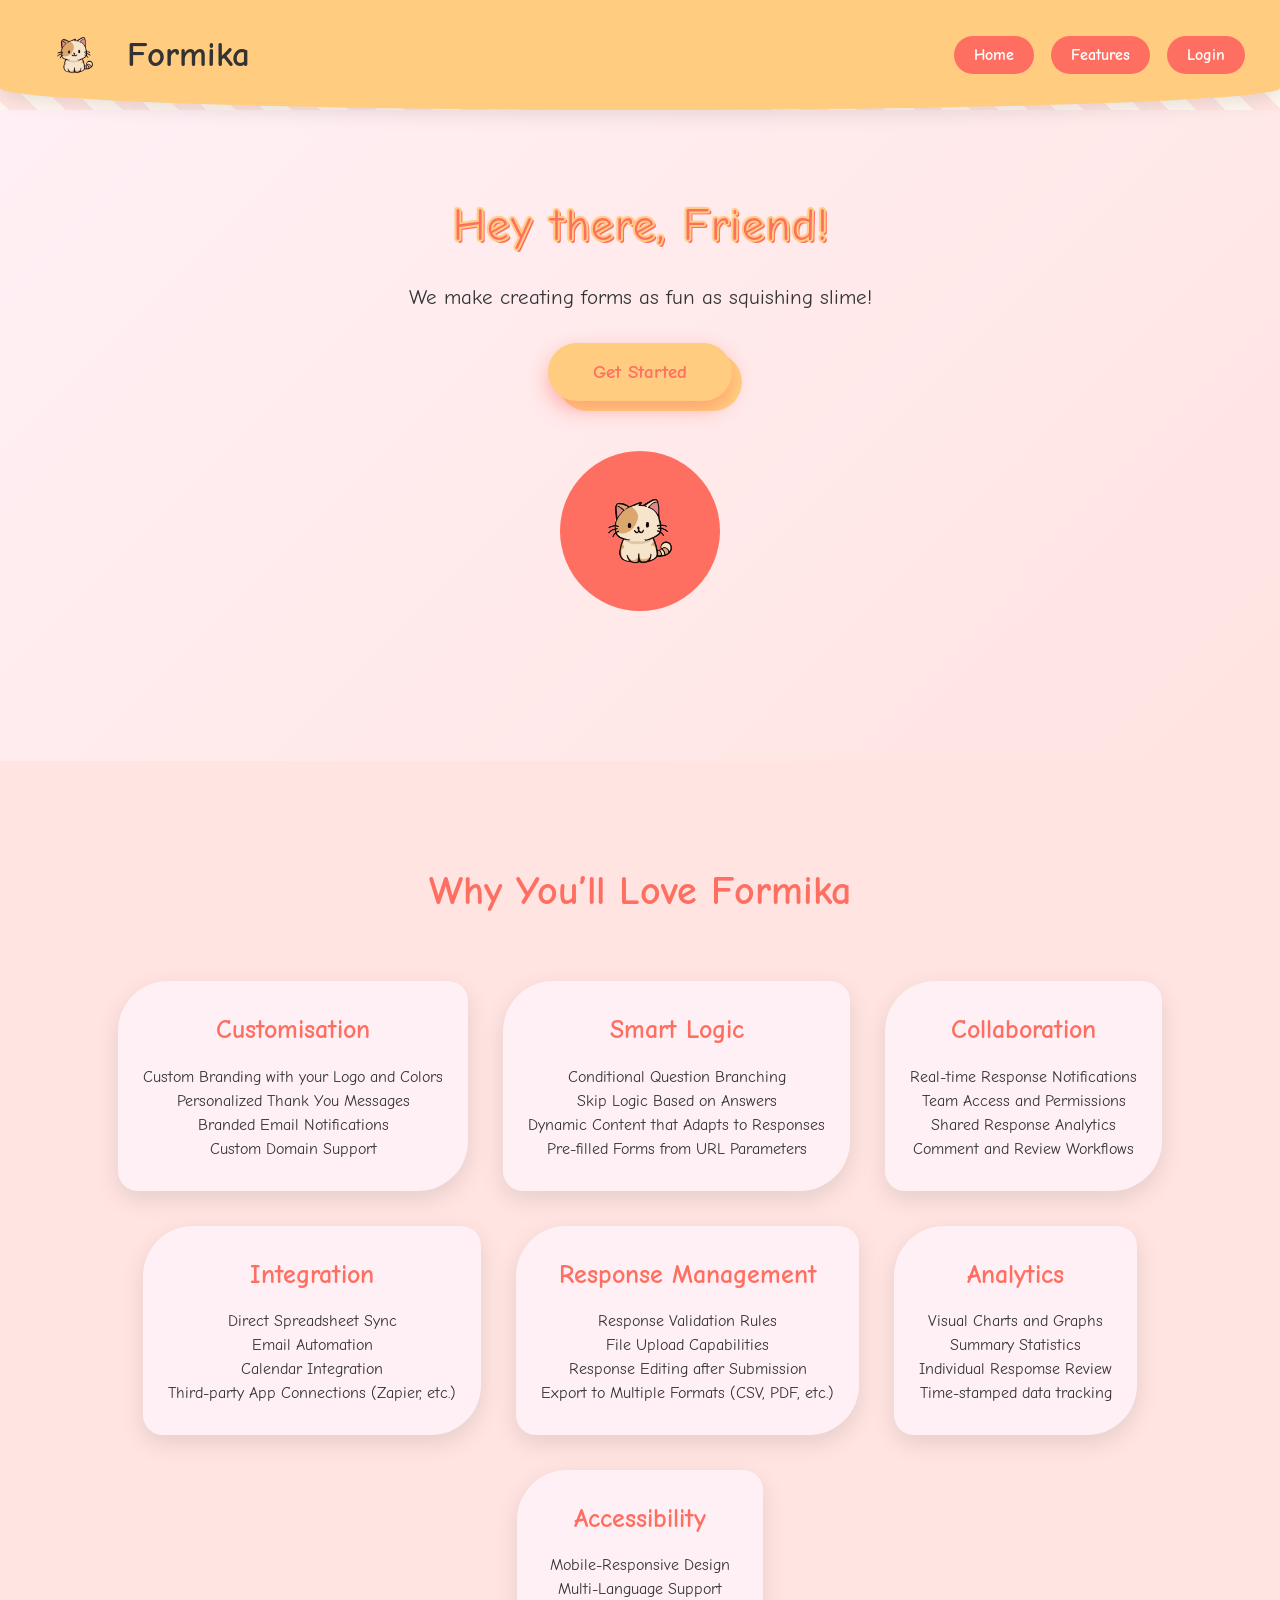
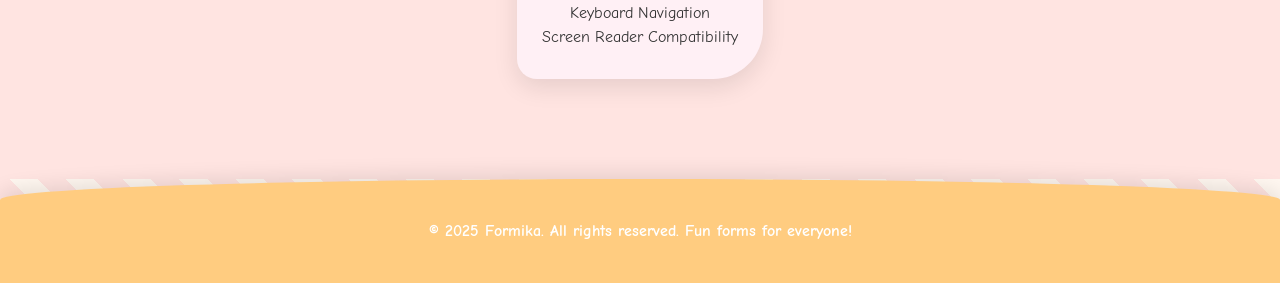
<file: index.html>
<!DOCTYPE html>
<html lang="en">
  <head>
    <meta charset="UTF-8" />
    <meta name="viewport" content="width=device-width, initial-scale=1.0" />
    <link rel="preconnect" href="https://fonts.googleapis.com" />
    <link rel="preconnect" href="https://fonts.gstatic.com" crossorigin />
    <link
      href="https://fonts.googleapis.com/css2?family=Bebas+Neue&family=Comic+Neue:ital,wght@0,300;0,400;0,700;1,300;1,400;1,700&family=Inconsolata:wght@200..900&family=Inter:opsz,wght@14..32,100..900&display=swap"
      rel="stylesheet"
    />
    <title>Formika - Fun Forms for Everyone</title>
    <meta
      name="description"
      content="Formika lets you create and customize your own fun forms. Make forms as fun as squishing slime! Perfect for quizzes, surveys, and more."
    />
    <meta
      name="keywords"
      content="forms, fun forms, custom forms, surveys, quizzes, form builder, Formika, interactive forms, online forms"
    />
    <meta name="author" content="Formika Team" />
    <link rel="icon" href="imgs/favicon.png" type="image/png" />
    <meta property="og:type" content="website" />
    <meta property="og:title" content="Formika - Fun Forms for Everyone" />
    <meta
      property="og:description"
      content="Formika lets you create and customize your own fun forms. Make forms as fun as squishing slime! Perfect for quizzes, surveys, and more."
    />
    <meta property="og:image" content="https://formica.pages.dev/imgs/1.png" />
    <meta property="og:url" content="https://formica.pages.dev/" />
    <meta property="og:site_name" content="Formika" />
    <meta name="twitter:card" content="summary_large_image" />
    <meta name="twitter:title" content="Formika - Fun Forms for Everyone" />
    <meta
      name="twitter:description"
      content="Formika lets you create and customize your own fun forms. Make forms as fun as squishing slime! Perfect for quizzes, surveys, and more."
    />
    <meta name="twitter:image" content="https://formica.pages.dev/imgs/1.png" />
    <meta name="twitter:site" content="@FormikaOfficial" />
    <script type="application/ld+json">
      {
        "@context": "https://schema.org",
        "@type": "WebSite",
        "name": "Formika",
        "url": "https://formica.pages.dev/",
        "description": "Formika lets you create and customize your own fun forms. Make forms as fun as squishing slime!",
        "publisher": {
          "@type": "Organization",
          "name": "Formika Team",
          "logo": {
            "@type": "ImageObject",
            "url": "https://formica.pages.dev/imgs/1.png"
          }
        }
      }
    </script>
    <link rel="stylesheet" href="styles.css" />
  </head>
  <body>
    <!-- Navbar -->
    <nav id="logged-out-navbar" class="navbar logged-out-navbar">
      <div class="nav-left">
        <h1>
          <img id="navbar-logo" src="imgs/3.png" alt="Formica Logo" /> Formika
        </h1>
      </div>
      <div class="nav-right">
        <a href="#">Home</a>
        <a href="#">Features</a>
        <a href="signup.html" class="cta">Login</a>
      </div>
    </nav>

    <nav
      id="logged-in-navbar"
      class="navbar logged-in-navbar"
      style="display: none"
    >
      <div class="nav-left">
        <h1>
          <img id="navbar-logo" src="imgs/3.png" alt="Formika Logo" />
          Formika
        </h1>
        <div class="nav-links">
          <a href="#">Dashboard</a>
          <a href="#">My Forms</a>
          <a href="#">Analytics</a>
          <a href="#">Support</a>
        </div>
      </div>
      <div class="nav-user">
        <div class="user-info">
          <span class="username"
            >Hello, <strong id="username">User</strong></span
          >
          <span class="role" id="role">User</span>
        </div>
        <div class="user-dropdown">
          <button class="dropdown-btn">⚙️</button>
          <div class="dropdown-menu">
            <a href="#">Settings</a>
            <a href="#">Profile</a>
            <a href="#">Logout</a>
          </div>
        </div>
      </div>
    </nav>

    <div id="bannedModal" class="modal banned-modal">
      <div class="modal-content banned-content">
        <button class="close" onclick="logoutAndClose()">×</button>
        <h2>Uh-oh!</h2>
        <p>
          Your account is banned from Formika :c<br />
          This ban is indefinite and cannot be undone...
        </p>
        <blockquote>
          If you think this is a mistake, feel free to email us or join our
          discord (recommended you join the discord!)
        </blockquote>
        <button class="cta-button" onclick="contactSupport()">
          Contact Support
        </button>
      </div>
    </div>

    <div class="alert-banner" id="alertBanner" style="display: none">
      <span id="alertBannerText">This is an alert message!</span>
      <button class="close-btn" onclick="closeAlert()">×</button>
    </div>

    <main>
      <h2>Hey there, Friend!</h2>
      <p>We make creating forms as fun as squishing slime!</p>
      <button class="cta-button" onclick="alert('Let’s get started!')">
        Get Started
      </button>

      <div class="mascot">
        <img src="imgs/3.png" alt="Formika Logo" />
      </div>
    </main>

    <section class="features-section">
      <h2>Why You’ll Love Formika</h2>
      <div class="features">
        <div class="feature-card">
          <h3>Customisation</h3>
          <p>
            Custom Branding with your Logo and Colors
            <br />
            Personalized Thank You Messages
            <br />
            Branded Email Notifications
            <br />
            Custom Domain Support
          </p>
        </div>
        <div class="feature-card">
          <h3>Smart Logic</h3>
          <p>
            Conditional Question Branching
            <br />
            Skip Logic Based on Answers
            <br />
            Dynamic Content that Adapts to Responses
            <br />
            Pre-filled Forms from URL Parameters
          </p>
        </div>
        <div class="feature-card">
          <h3>Collaboration</h3>
          <p>
            Real-time Response Notifications
            <br />
            Team Access and Permissions
            <br />
            Shared Response Analytics
            <br />
            Comment and Review Workflows
          </p>
        </div>
        <div class="feature-card">
          <h3>Integration</h3>
          <p>
            Direct Spreadsheet Sync
            <br />
            Email Automation
            <br />
            Calendar Integration
            <br />
            Third-party App Connections (Zapier, etc.)
          </p>
        </div>
        <div class="feature-card">
          <h3>Response Management</h3>
          <p>
            Response Validation Rules
            <br />
            File Upload Capabilities
            <br />
            Response Editing after Submission
            <br />
            Export to Multiple Formats (CSV, PDF, etc.)
          </p>
        </div>
        <div class="feature-card">
          <h3>Analytics</h3>
          <p>
            Visual Charts and Graphs
            <br />
            Summary Statistics
            <br />
            Individual Respomse Review
            <br />
            Time-stamped data tracking
          </p>
        </div>
        <div class="feature-card">
          <h3>Accessibility</h3>
          <p>
            Mobile-Responsive Design
            <br />
            Multi-Language Support
            <br />
            Keyboard Navigation
            <br />
            Screen Reader Compatibility
          </p>
        </div>
      </div>
    </section>

    <footer>
      &copy; 2025 Formika. All rights reserved. Fun forms for everyone!
    </footer>

    <script>
      async function initNavbar() {
        const token = localStorage.getItem("token");
        const loggedInNav = document.getElementById("logged-in-navbar");
        const loggedOutNav = document.getElementById("logged-out-navbar");
        const bannedModal = document.getElementById("bannedModal");
        if (!token) {
          loggedInNav.style.display = "none";
          loggedOutNav.style.display = "flex";
          return;
        }
        try {
          const res = await fetch(
            "https://formika.buddywinte.workers.dev/userInfo",
            {
              method: "GET",
              headers: {
                Authorization: `Bearer ${token}`,
              },
            }
          );

          const data = await res.json();

          if (!res.ok && data.error && data.error.includes("Access Denied")) {
            document.body.innerHTML = "";
            document.body.appendChild(bannedModal);
            bannedModal.style.display = "flex";
            bannedModal.classList.add("active");
            return;
          }
          if (!res.ok) {
            console.error("Error fetching user info:", data.error);
            loggedInNav.style.display = "none";
            loggedOutNav.style.display = "flex";
            return;
          }
          loggedInNav.style.display = "flex";
          loggedOutNav.style.display = "none";
          if (data.username)
            document.getElementById("username").textContent = data.username;
          if (data.role)
            document.getElementById("role").textContent = data.role;
        } catch (err) {
          console.error("Failed to fetch user info:", err);
          loggedInNav.style.display = "none";
          loggedOutNav.style.display = "flex";
        }
      }
      initNavbar();
      function toggleDropdown() {
        const menu = document.getElementById("settings-dropdown");
        menu.classList.toggle("show");
      }
      function logoutAndClose() {
        localStorage.removeItem("token");
        window.location.reload();
      }
      function contactSupport() {
        window.open("mailto:BuddyWinte@gmail.com.com", "_blank");
      }
    </script>

    <script>
      fetch("https://formika.buddywinte.workers.dev/alert")
        .then((response) => {
          if (!response.ok) {
            throw new Error(`HTTP error! status: ${response.status}`);
          }
          return response.json();
        })
        .then((data) => {
          /*
    <div class="alert-banner alert" id="alertBanner">
  <span id="alertBannerText">This is an alert message!</span>
  <button class="close-btn" onclick="closeAlert()">×</button>
</div>
    */
          const banner = document.getElementById("alertBanner");
          const bannerText = document.getElementById("alertBannerText");
          console.log(data.enabled);
          console.log(data.message);
          console.log(data.status);
          if (data.enabled) {
            banner.style.display = "flex";
            banner.classList.add(data.status);
            bannerText.textContent = data.message;
          } else {
            banner.style.display = "none";
          }
        })
        .catch((error) => {
          console.error("Error fetching API:", error);
        });
    </script>
  </body>
</html>
</file>
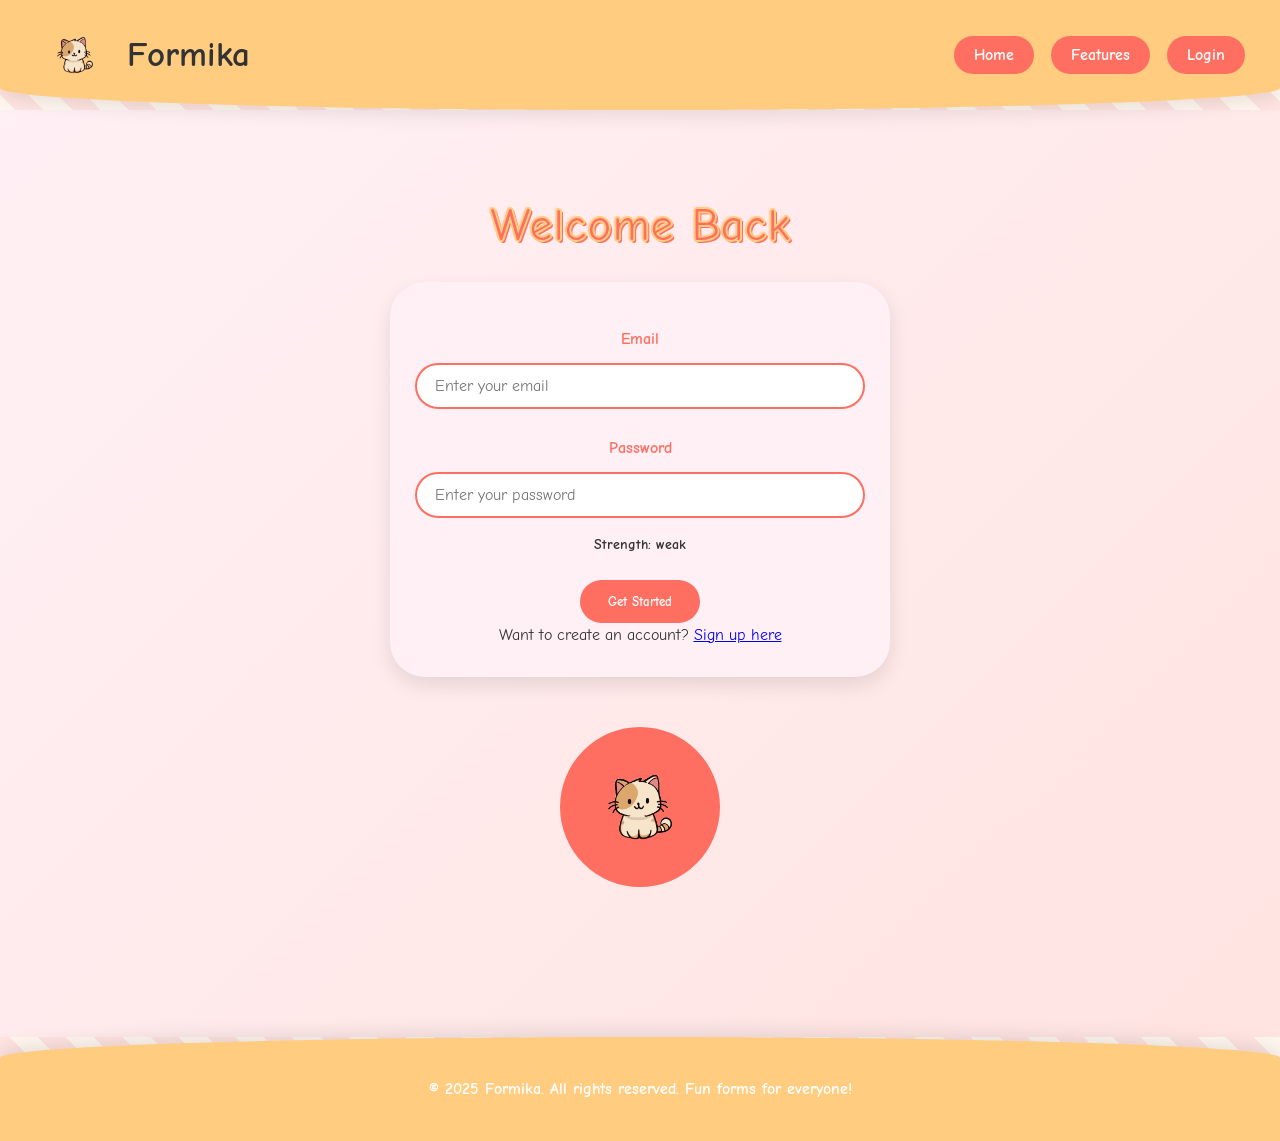
<file: login.html>
<!DOCTYPE html>
<html lang="en">
  <head>
    <meta charset="UTF-8" />
    <meta name="viewport" content="width=device-width, initial-scale=1.0" />
    <link rel="preconnect" href="https://fonts.googleapis.com" />
    <link rel="preconnect" href="https://fonts.gstatic.com" crossorigin />
    <link
      href="https://fonts.googleapis.com/css2?family=Bebas+Neue&family=Comic+Neue:ital,wght@0,300;0,400;0,700;1,300;1,400;1,700&family=Inconsolata:wght@200..900&family=Inter:opsz,wght@14..32,100..900&display=swap"
      rel="stylesheet"
    />
    <title>Formika - Login</title>
    <meta
      name="description"
      content="Formika lets you create and customize your own fun forms. Make forms as fun as squishing slime! Perfect for quizzes, surveys, and more."
    />
    <meta
      name="keywords"
      content="forms, fun forms, custom forms, surveys, quizzes, form builder, Formika, interactive forms, online forms"
    />
    <meta name="author" content="Formika Team" />
    <link rel="icon" href="imgs/favicon.png" type="image/png" />
    <meta property="og:type" content="website" />
    <meta property="og:title" content="Formika - Fun Forms for Everyone" />
    <meta
      property="og:description"
      content="Formika lets you create and customize your own fun forms. Make forms as fun as squishing slime! Perfect for quizzes, surveys, and more."
    />
    <meta property="og:image" content="https://formica.pages.dev/imgs/1.png" />
    <meta property="og:url" content="https://formica.pages.dev/" />
    <meta property="og:site_name" content="Formika" />
    <meta name="twitter:card" content="summary_large_image" />
    <meta name="twitter:title" content="Formika - Fun Forms for Everyone" />
    <meta
      name="twitter:description"
      content="Formika lets you create and customize your own fun forms. Make forms as fun as squishing slime! Perfect for quizzes, surveys, and more."
    />
    <meta name="twitter:image" content="https://formica.pages.dev/imgs/1.png" />
    <meta name="twitter:site" content="@FormikaOfficial" />
    <script type="application/ld+json">
      {
        "@context": "https://schema.org",
        "@type": "WebSite",
        "name": "Formika",
        "url": "https://formica.pages.dev/",
        "description": "Formika lets you create and customize your own fun forms. Make forms as fun as squishing slime!",
        "publisher": {
          "@type": "Organization",
          "name": "Formika Team",
          "logo": {
            "@type": "ImageObject",
            "url": "https://formica.pages.dev/imgs/1.png"
          }
        }
      }
    </script>
    <script>
      //if (localStorage.getItem("token")) {
      //    window.location.href = "index.html";
      //}
    </script>
    <link rel="stylesheet" href="styles.css" />
  </head>
  <body>
    <nav class="navbar">
      <div class="nav-left">
        <h1>
          <img id="navbar-logo" src="imgs/3.png" alt="Formika Logo" /> Formika
        </h1>
      </div>
      <div class="nav-right">
        <a href="index.html">Home</a>
        <a href="#">Features</a>
        <a href="#" class="cta">Login</a>
      </div>
    </nav>
    <main>
      <h2>Welcome Back</h2>
      <form id="signup-form">
        <label for="email">Email</label>
        <input
          type="email"
          id="email"
          name="email"
          placeholder="Enter your email"
          required
        />
        <div class="error" id="email-error"></div>
        <label for="password">Password</label>
        <input
          type="password"
          id="password"
          name="password"
          placeholder="Enter your password"
          required
        />
        <div class="password-strength" id="password-strength">
          Strength: weak
        </div>
        <div class="error" id="password-error"></div>
        <button type="submit">Get Started</button>
        <div class="alt-link">
          Want to create an account?
          <a href="signup.html">Sign up here</a>
        </div>
      </form>
      <div class="mascot"><img src="imgs/3.png" alt="Formika Logo" /></div>
    </main>
    <footer>
      &copy; 2025 Formika. All rights reserved. Fun forms for everyone!
    </footer>
    <script>
      const loginForm = document.getElementById("signup-form");
      loginForm.addEventListener("submit", async (e) => {
        e.preventDefault();
        document.getElementById("email-error").textContent = "";
        document.getElementById("password-error").textContent = "";
        const email = document.getElementById("email").value.trim();
        const password = document.getElementById("password").value;
        try {
          const response = await fetch(
            "https://formika.buddywinte.workers.dev/login",
            {
              method: "POST",
              headers: { "Content-Type": "application/json" },
              body: JSON.stringify({ email, password }),
            }
          );
          const data = await response.json();
          if (response.ok) {
            localStorage.setItem("token", data.token);
            window.location.href = "index.html";
          } else {
            if (data.error.includes("Email")) {
              document.getElementById("email-error").textContent = data.error;
            } else if (data.error.includes("Password")) {
              document.getElementById("password-error").textContent =
                data.error;
            } else {
              document.getElementById("password-error").textContent =
                "Login failed.";
            }
          }
        } catch (err) {
          console.error("Network or server error:", err);
          alert("Something went wrong. Please try again later.");
        }
      });
    </script>
  </body>
</html>
</file>
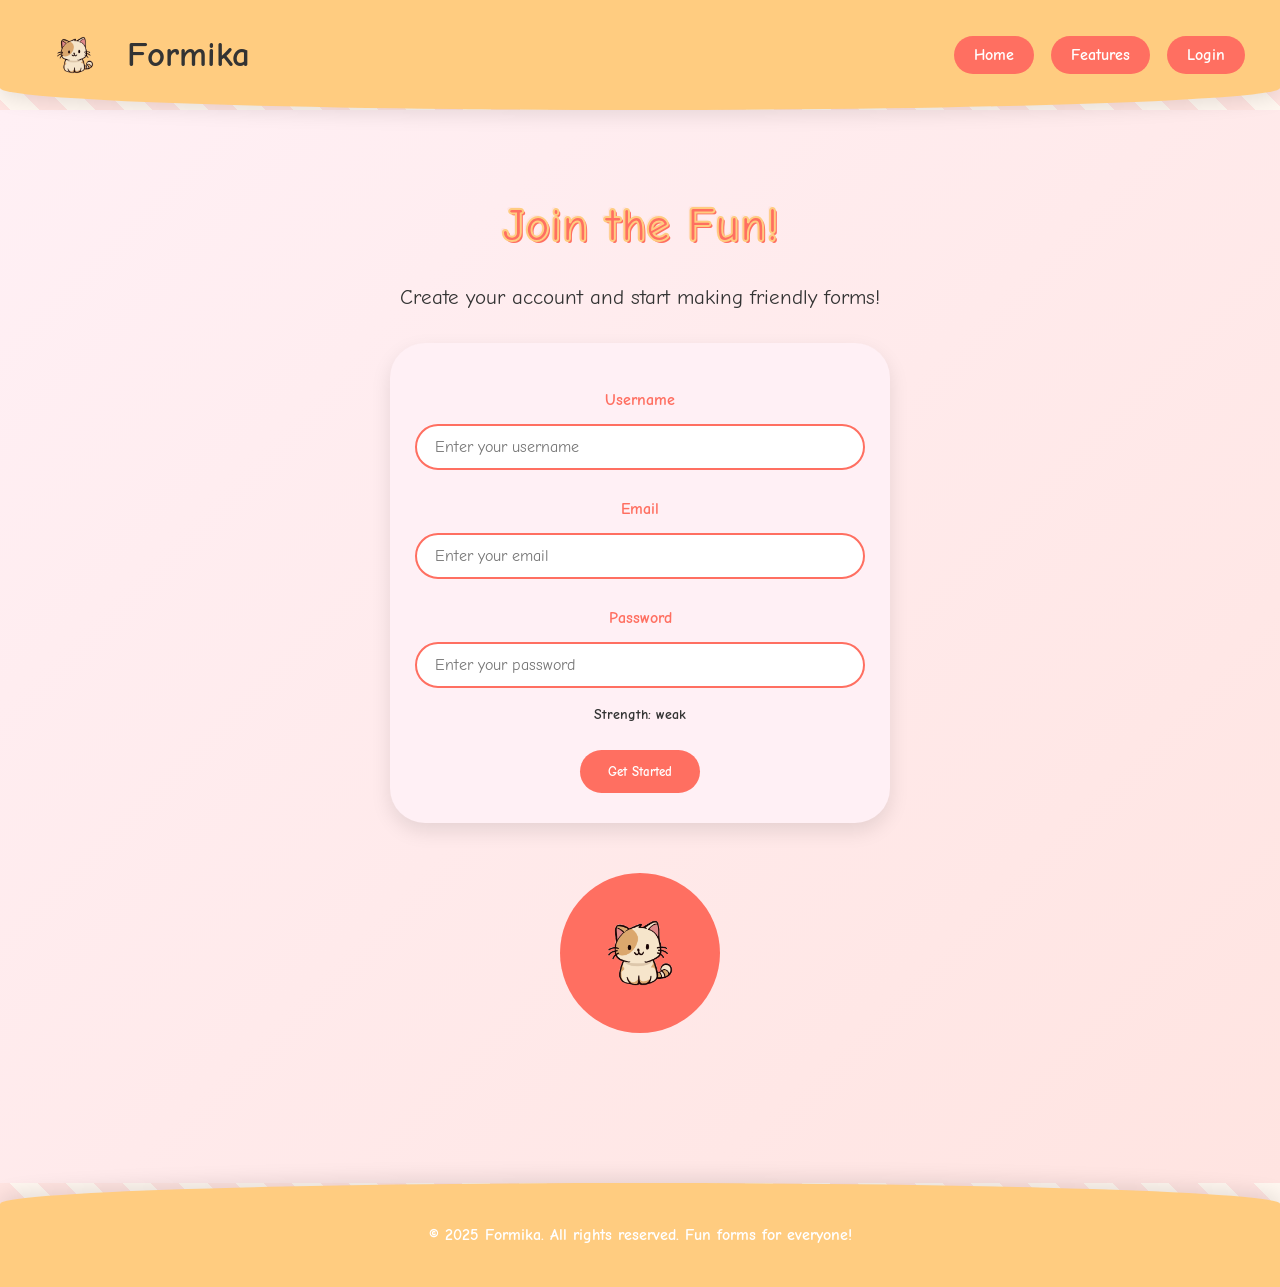
<file: signup.html>
<!DOCTYPE html>
<html lang="en">
  <head>
    <meta charset="UTF-8" />
    <meta name="viewport" content="width=device-width, initial-scale=1.0" />
    <link rel="preconnect" href="https://fonts.googleapis.com" />
    <link rel="preconnect" href="https://fonts.gstatic.com" crossorigin />
    <link
      href="https://fonts.googleapis.com/css2?family=Bebas+Neue&family=Comic+Neue:ital,wght@0,300;0,400;0,700;1,300;1,400;1,700&family=Inconsolata:wght@200..900&family=Inter:opsz,wght@14..32,100..900&display=swap"
      rel="stylesheet"
    />
    <script>
      if (localStorage.getItem("token")) {
        window.location.href = "index.html";
      }
    </script>
    <title>Formika - Sign Up</title>
    <link rel="stylesheet" href="styles.css" />
  </head>
  <body>
    <nav class="navbar">
      <div class="nav-left">
        <h1>
          <img id="navbar-logo" src="imgs/3.png" alt="Formika Logo" /> Formika
        </h1>
      </div>
      <div class="nav-right">
        <a href="index.html">Home</a>
        <a href="#">Features</a>
        <a href="#" class="cta">Login</a>
      </div>
    </nav>
    <main>
      <h2>Join the Fun!</h2>
      <p>Create your account and start making friendly forms!</p>
      <form id="signup-form">
        <label for="username">Username</label>
        <input
          type="text"
          id="username"
          name="username"
          placeholder="Enter your username"
          required
        />
        <div class="error" id="username-error"></div>
        <label for="email">Email</label>
        <input
          type="email"
          id="email"
          name="email"
          placeholder="Enter your email"
          required
        />
        <div class="error" id="email-error"></div>
        <label for="password">Password</label>
        <input
          type="password"
          id="password"
          name="password"
          placeholder="Enter your password"
          required
        />
        <div class="password-strength" id="password-strength">
          Strength: weak
        </div>
        <div class="error" id="password-error"></div>
        <button type="submit">Get Started</button>
      </form>
      <div class="mascot"><img src="imgs/3.png" alt="Formika Logo" /></div>
    </main>
    <footer>
      &copy; 2025 Formika. All rights reserved. Fun forms for everyone!
    </footer>
    <script>
      const passwordInput = document.getElementById("password");
      const passwordStrength = document.getElementById("password-strength");

      passwordInput.addEventListener("input", () => {
        const val = passwordInput.value;
        let score = 0;
        // this sucks...WE GOTTA RECODE IT :sob: - buddywinte
        if (val.length >= 6) score++;
        if (val.length >= 10) score++;
        if (/[A-Z]/.test(val)) score++;
        if (/[0-9]/.test(val)) score++;
        if (/[^A-Za-z0-9]/.test(val)) score++;
        if (score <= 1) {
          passwordStrength.textContent = "Strength: weak";
          passwordStrength.className = "password-strength weak";
        } else if (score === 2) {
          passwordStrength.textContent = "Strength: medium";
          passwordStrength.className = "password-strength medium";
        } else if (score === 3 || score === 4) {
          passwordStrength.textContent = "Strength: strong";
          passwordStrength.className = "password-strength strong";
        } else {
          passwordStrength.textContent = "Strength: very strong";
          passwordStrength.className = "password-strength very-strong";
        }
      });
    </script>
    <script>
      const signupForm = document.getElementById("signup-form");
      signupForm.addEventListener("submit", async (e) => {
        e.preventDefault();
        document.getElementById("username-error").textContent = "";
        document.getElementById("email-error").textContent = "";
        document.getElementById("password-error").textContent = "";
        const username = document.getElementById("username").value.trim();
        const email = document.getElementById("email").value.trim();
        const password = document.getElementById("password").value;
        try {
          const response = await fetch(
            "https://formika.buddywinte.workers.dev/signup",
            {
              method: "POST",
              headers: { "Content-Type": "application/json" },
              body: JSON.stringify({ username, email, password }),
            }
          );
          const data = await response.json();
          if (response.ok) {
            const token = data.token;
            localStorage.setItem("token", token);
            window.location.href = "index.html";
          } else {
            if (data.error) {
              if (data.error.includes("Username")) {
                document.getElementById("username-error").textContent =
                  data.error;
              } else if (data.error.includes("email")) {
                document.getElementById("email-error").textContent = data.error;
              } else {
                document.getElementById("password-error").textContent =
                  data.error;
              }
            }
          }
        } catch (err) {
          console.error("Network or parsing error:", err);
          alert("Something went wrong. Please try again later.");
        }
      });
    </script>
  </body>
</html>
</file>
<file: styles.css>
* {
  margin: 0;
  padding: 0;
  -webkit-box-sizing: border-box;
  box-sizing: border-box;
  font-family: "Comic Neue", "Comic Sans MS", cursive, sans-serif;
  -webkit-user-select: none;
  -moz-user-select: none;
  -ms-user-select: none;
  user-select: none;
}
body {
  background: repeating-linear-gradient(
    45deg,
    #fff7f0,
    #fff7f0 20px,
    #ffe4e1 20px,
    #ffe4e1 40px
  );
  color: #333;
  line-height: 1.5;
  min-height: 100vh;
  display: -webkit-box;
  display: -ms-flexbox;
  display: flex;
  -webkit-box-orient: vertical;
  -webkit-box-direction: normal;
  -ms-flex-direction: column;
  flex-direction: column;
  overflow-x: hidden;
}
.navbar {
  display: -webkit-box;
  display: -ms-flexbox;
  display: flex;
  -webkit-box-pack: justify;
  -ms-flex-pack: justify;
  justify-content: space-between;
  -webkit-box-align: center;
  -ms-flex-align: center;
  align-items: center;
  padding: 15px 35px;
  background: #ffcc80;
  border-bottom-left-radius: 50% 20%;
  border-bottom-right-radius: 50% 20%;
  -webkit-box-shadow: 0 5px 20px rgba(0, 0, 0, 0.1);
  box-shadow: 0 5px 20px rgba(0, 0, 0, 0.1);
  position: -webkit-sticky;
  position: sticky;
  top: 0;
  z-index: 100;
  -webkit-transition: -webkit-transform 0.2s;
  transition: -webkit-transform 0.2s;
  -o-transition: transform 0.2s;
  transition: transform 0.2s;
  transition: transform 0.2s, -webkit-transform 0.2s;
}

.logged-in-navbar {
  background: #ffcc80;
  padding: 15px 30px;
  border-bottom-left-radius: 50% 20%;
  border-bottom-right-radius: 50% 20%;
  display: flex;
  justify-content: space-between;
  align-items: center;
  box-shadow: 0 5px 20px rgba(0, 0, 0, 0.1);
  position: sticky;
  top: 0;
  z-index: 200;
}

.nav-user {
  display: flex;
  align-items: center;
  gap: 20px;
}

.user-info {
  text-align: right;
  font-size: 0.9rem;
}

.user-info .username {
  color: #ff6f61;
  font-weight: bold;
}

.user-info .role {
  display: block;
  font-size: 0.8rem;
  background: #ffe4e1;
  color: #ff4b3e;
  padding: 3px 10px;
  border-radius: 15px;
  margin-top: 5px;
  font-weight: bold;
}

.user-dropdown {
  position: relative;
}

.dropdown-btn {
  background: #ff6f61;
  color: #fff;
  border: none;
  border-radius: 50%;
  width: 45px;
  height: 45px;
  cursor: pointer;
  font-size: 1.4rem;
  display: flex;
  align-items: center;
  justify-content: center;
  transition: transform 0.2s;
}

.dropdown-btn:hover {
  transform: rotate(15deg) scale(1.1);
  background: #ff4b3e;
}

.dropdown-menu {
  position: absolute;
  right: 0;
  top: 55px;
  background: #fff0f5;
  border-radius: 25px;
  box-shadow: 0 8px 25px rgba(0, 0, 0, 0.1);
  padding: 15px 0;
  width: 150px;
  display: none;
  flex-direction: column;
  z-index: 300;
}

.dropdown-menu a {
  padding: 12px 20px;
  text-decoration: none;
  color: #ff6f61;
  font-weight: bold;
  display: block;
  transition: transform 0.2s;
}

.nav-links a {
  text-decoration: none;
  background: #ff6f61;
  color: white;
  padding: 10px 22px;
  border-radius: 25px;
  font-weight: bold;
  margin-left: 10px;
  transition: transform 0.2s, background 0.2s;
}

.nav-left {
  display: flex;
  align-items: center;
  gap: 35px;
}

.dropdown-menu a:hover {
  transform: rotate(-3deg) scale(1.05);
  background: #ffcc80;
  color: #fff;
}

.user-dropdown.active .dropdown-menu {
  display: flex;
}

.navbar:hover {
  -webkit-transform: scale(1.02);
  -ms-transform: scale(1.02);
  transform: scale(1.02);
}
.nav-left h1 {
  font-size: 2.2rem;
  display: -webkit-box;
  display: -ms-flexbox;
  display: flex;
  -webkit-box-align: center;
  -ms-flex-align: center;
  align-items: center;
  gap: 12px;
  cursor: pointer;
}

#navbar-logo {
  width: 80px;
  height: 80px;
  -o-object-fit: contain;
  object-fit: contain;
  -webkit-transition: -webkit-transform 0.3s;
  transition: -webkit-transform 0.3s;
  -o-transition: transform 0.3s;
  transition: transform 0.3s;
  transition: transform 0.3s, -webkit-transform 0.3s;
}

.nav-left h1:hover #navbar-logo {
  -webkit-transform: rotate(15deg) scale(1.1);
  -ms-transform: rotate(15deg) scale(1.1);
  transform: rotate(15deg) scale(1.1);
}

.nav-right a {
  text-decoration: none;
  color: #fff;
  background: #ff6f61;
  padding: 10px 20px;
  margin-left: 12px;
  border-radius: 25px;
  font-weight: bold;
  -webkit-transition: background 0.2s, -webkit-transform 0.2s;
  transition: background 0.2s, -webkit-transform 0.2s;
  -o-transition: transform 0.2s, background 0.2s;
  transition: transform 0.2s, background 0.2s;
  transition: transform 0.2s, background 0.2s, -webkit-transform 0.2s;
}

.nav-right a:hover {
  -webkit-transform: rotate(-5deg) scale(1.1);
  -ms-transform: rotate(-5deg) scale(1.1);
  transform: rotate(-5deg) scale(1.1);
  background: #ff4b3e;
}
main {
  -webkit-box-flex: 1;
  -ms-flex: 1;
  flex: 1;
  text-align: center;
  padding: 80px 20px 150px;
  background: -o-linear-gradient(315deg, #fff0f5, #ffe4e1);
  background: linear-gradient(135deg, #fff0f5, #ffe4e1);
  position: relative;
  overflow: hidden;
}

main h2 {
  font-size: 3rem;
  color: #ff6f61;
  margin-bottom: 20px;
  text-shadow: 2px 2px #ff6f61, -2px -2px #ffe4e1;
  font-weight: bold;
  -webkit-text-stroke: 2px #ffcc80;
  -webkit-animation: bounce 2s infinite;
  animation: bounce 2s infinite;
}

main p {
  font-size: 1.3rem;
  color: #333;
  margin-bottom: 30px;
  -webkit-animation: floatText 3s infinite alternate;
  animation: floatText 3s infinite alternate;
}

.error {
  color: #ff4b3e;
  font-size: 0.9rem;
  margin-top: 4px;
}

.password-strength {
  font-size: 0.9rem;
  margin-top: 4px;
  font-weight: bold;
}
.password-strength.weak {
  color: #ff4b3e;
}
.password-strength.medium {
  color: #ffd280;
}
.password-strength.strong {
  color: #00c853;
}
.password-strength.very-strong {
  color: #2962ff;
}

.cta-button {
  background: #ffcc80;
  color: #ff6f61;
  font-weight: bold;
  font-size: 1.2rem;
  padding: 18px 45px;
  border: none;
  border-radius: 50px;
  cursor: pointer;
  box-shadow: 0 8px 20px rgba(255, 111, 97, 0.5), 10px 10px #ffd280;
  -webkit-transition: -webkit-transform 0.2s, -webkit-box-shadow 0.2s;
  transition: -webkit-transform 0.2s, -webkit-box-shadow 0.2s;
  -o-transition: transform 0.2s, box-shadow 0.2s;
  transition: transform 0.2s, box-shadow 0.2s;
  transition: transform 0.2s, box-shadow 0.2s, -webkit-transform 0.2s,
    -webkit-box-shadow 0.2s;
}

.cta-button:hover {
  -webkit-transform: rotate(-5deg) scale(1.1);
  -ms-transform: rotate(-5deg) scale(1.1);
  transform: rotate(-5deg) scale(1.1);
  -webkit-box-shadow: 0 12px 30px rgba(0, 0, 0, 0.2);
  box-shadow: 0 12px 30px rgba(0, 0, 0, 0.2);
}
.mascot {
  width: 160px;
  height: 160px;
  margin: 50px auto 0;
  border-radius: 50%;
  background: #ff6f61;
  position: relative;
  -webkit-animation: blob 5s infinite;
  animation: blob 5s infinite;
  display: -webkit-box;
  display: -ms-flexbox;
  display: flex;
  -webkit-box-align: center;
  -ms-flex-align: center;
  align-items: center;
  -webkit-box-pack: center;
  -ms-flex-pack: center;
  justify-content: center;
  color: #fff;
  font-size: 4rem;
}

.mascot img {
  width: 90%;
  height: 90%;
  -o-object-fit: cover;
  object-fit: cover;
  border-radius: 50%;
}

@-webkit-keyframes bounce {
  0%,
  100% {
    -webkit-transform: translateY(0);
    transform: translateY(0);
  }
  50% {
    -webkit-transform: translateY(-15px);
    transform: translateY(-15px);
  }
}

@keyframes bounce {
  0%,
  100% {
    -webkit-transform: translateY(0);
    transform: translateY(0);
  }
  50% {
    -webkit-transform: translateY(-15px);
    transform: translateY(-15px);
  }
}

@-webkit-keyframes floatText {
  0% {
    -webkit-transform: translateY(0);
    transform: translateY(0);
  }
  100% {
    -webkit-transform: translateY(-10px);
    transform: translateY(-10px);
  }
}

@keyframes floatText {
  0% {
    -webkit-transform: translateY(0);
    transform: translateY(0);
  }
  100% {
    -webkit-transform: translateY(-10px);
    transform: translateY(-10px);
  }
}

@-webkit-keyframes blob {
  0%,
  100% {
    border-radius: 50% 50% 50% 50%;
  }
  25% {
    border-radius: 60% 40% 50% 50%;
  }
  50% {
    border-radius: 50% 60% 40% 50%;
  }
  75% {
    border-radius: 50% 50% 60% 40%;
  }
}

@keyframes blob {
  0%,
  100% {
    border-radius: 50% 50% 50% 50%;
  }
  25% {
    border-radius: 60% 40% 50% 50%;
  }
  50% {
    border-radius: 50% 60% 40% 50%;
  }
  75% {
    border-radius: 50% 50% 60% 40%;
  }
}

.features-section {
  padding: 100px 20px;
  background: #ffe4e1;
  position: relative;
}

.features-section h2 {
  font-size: 2.5rem;
  text-align: center;
  color: #ff6f61;
  margin-bottom: 60px;
}

.features {
  display: -webkit-box;
  display: -ms-flexbox;
  display: flex;
  -webkit-box-pack: center;
  -ms-flex-pack: center;
  justify-content: center;
  -ms-flex-wrap: wrap;
  flex-wrap: wrap;
  gap: 35px;
}

.feature-card {
  background: #fff0f5;
  width: auto;
  padding: 30px 25px;
  border-radius: 50px 20px 50px 20px;
  -webkit-box-shadow: 0 8px 25px rgba(0, 0, 0, 0.1);
  box-shadow: 0 8px 25px rgba(0, 0, 0, 0.1);
  cursor: pointer;
  -webkit-transition: -webkit-transform 0.3s;
  transition: -webkit-transform 0.3s;
  -o-transition: transform 0.3s;
  transition: transform 0.3s;
  transition: transform 0.3s, -webkit-transform 0.3s;
  text-align: center;
}

.feature-card:hover {
  -webkit-transform: rotate(-5deg) scale(1.05);
  -ms-transform: rotate(-5deg) scale(1.05);
  transform: rotate(-5deg) scale(1.05);
  background: #ffcc80;
}

.feature-card h3 {
  color: #ff6f61;
  margin-bottom: 15px;
  font-size: 1.6rem;
}

.feature-card p {
  font-size: 1rem;
  color: #333;
}

form {
  background: #fff0f5;
  padding: 30px 25px;
  border-radius: 35px;
  -webkit-box-shadow: 0 8px 20px rgba(0, 0, 0, 0.1);
  box-shadow: 0 8px 20px rgba(0, 0, 0, 0.1);
  width: 100%;
  max-width: 500px;
  margin: 0 auto 40px;
}

form input[type="text"],
form input[type="email"],
form input[type="password"],
form textarea,
form select {
  width: 100%;
  padding: 12px 18px;
  margin: 12px 0;
  border-radius: 25px;
  border: 2px solid #ff6f61;
  font-size: 1rem;
  outline: none;
  -webkit-transition: border-color 0.2s, -webkit-box-shadow 0.2s;
  transition: border-color 0.2s, -webkit-box-shadow 0.2s;
  -o-transition: border-color 0.2s, box-shadow 0.2s;
  transition: border-color 0.2s, box-shadow 0.2s;
  transition: border-color 0.2s, box-shadow 0.2s, -webkit-box-shadow 0.2s;
}

form input:focus,
form textarea:focus,
form select:focus {
  border-color: #ffcc80;
  -webkit-box-shadow: 0 0 8px rgba(255, 204, 128, 0.5);
  box-shadow: 0 0 8px rgba(255, 204, 128, 0.5);
}

form label {
  display: block;
  margin-top: 15px;
  font-weight: bold;
  color: #ff6f61;
}

form button {
  background: #ff6f61;
  color: #fff;
  padding: 14px 28px;
  border: none;
  border-radius: 50px;
  font-weight: bold;
  cursor: pointer;
  margin-top: 20px;
  -webkit-transition: background 0.2s, -webkit-transform 0.2s;
  transition: background 0.2s, -webkit-transform 0.2s;
  -o-transition: transform 0.2s, background 0.2s;
  transition: transform 0.2s, background 0.2s;
  transition: transform 0.2s, background 0.2s, -webkit-transform 0.2s;
}

form button:hover {
  -webkit-transform: scale(1.05) rotate(-3deg);
  -ms-transform: scale(1.05) rotate(-3deg);
  transform: scale(1.05) rotate(-3deg);
  background: #ff4b3e;
}
.modal {
  position: fixed;
  top: 0;
  left: 0;
  width: 100%;
  height: 100%;
  background: rgba(0, 0, 0, 0.6);
  display: -webkit-box;
  display: -ms-flexbox;
  display: flex;
  -webkit-box-pack: center;
  -ms-flex-pack: center;
  justify-content: center;
  -webkit-box-align: center;
  -ms-flex-align: center;
  align-items: center;
  opacity: 0;
  pointer-events: none;
  -webkit-transition: opacity 0.3s;
  -o-transition: opacity 0.3s;
  transition: opacity 0.3s;
  z-index: 200;
}

.modal.active {
  opacity: 1;
  pointer-events: all;
}

.modal-content {
  background: #fff0f5;
  padding: 30px 25px;
  border-radius: 35px;
  -webkit-box-shadow: 0 10px 30px rgba(0, 0, 0, 0.2);
  box-shadow: 0 10px 30px rgba(0, 0, 0, 0.2);
  max-width: 500px;
  width: 90%;
  position: relative;
  text-align: center;
}

.modal-content button.close {
  position: absolute;
  top: 15px;
  right: 15px;
  background: #ff6f61;
  color: #fff;
  border: none;
  border-radius: 50%;
  width: 35px;
  height: 35px;
  cursor: pointer;
  font-weight: bold;
  -webkit-transition: -webkit-transform 0.2s;
  transition: -webkit-transform 0.2s;
  -o-transition: transform 0.2s;
  transition: transform 0.2s;
  transition: transform 0.2s, -webkit-transform 0.2s;
}

.modal-content button.close:hover {
  -webkit-transform: rotate(90deg) scale(1.2);
  -ms-transform: rotate(90deg) scale(1.2);
  transform: rotate(90deg) scale(1.2);
}

blockquote {
  background: #fff0f5;
  border-left: 8px solid #ff6f61;
  padding: 20px 25px;
  margin: 25px 0;
  border-radius: 25px;
  font-style: italic;
  color: #ff4b3e;
  position: relative;
  -webkit-box-shadow: 0 5px 15px rgba(0, 0, 0, 0.1);
  box-shadow: 0 5px 15px rgba(0, 0, 0, 0.1);
}

blockquote::before {
  content: "❝";
  font-size: 3rem;
  position: absolute;
  top: -10px;
  left: 15px;
  color: #ff6f61;
}

blockquote::after {
  content: "❞";
  font-size: 3rem;
  position: absolute;
  bottom: -10px;
  right: 15px;
  color: #ff6f61;
}

footer {
  background: #ffcc80;
  padding: 40px 20px;
  text-align: center;
  color: #fff;
  font-weight: bold;
  border-top-left-radius: 50% 20%;
  border-top-right-radius: 50% 20%;
  -webkit-box-shadow: 0 -5px 20px rgba(0, 0, 0, 0.1);
  box-shadow: 0 -5px 20px rgba(0, 0, 0, 0.1);
  position: relative;
}

.alert-banner {
  width: 90%;
  max-width: 900px;
  margin: 15px auto 0;
  padding: 20px 30px;
  display: flex;
  justify-content: space-between;
  align-items: center;
  border-radius: 35px 20px 35px 20px;
  box-shadow: 0 8px 25px rgba(0, 0, 0, 0.1);
  font-weight: bold;
  font-size: 1.4rem; /* bigger text for visibility */
  text-align: center;
  position: relative;
  background: #ff6f61; /* default alert color */
  color: #fff;
  transition: transform 0.3s, box-shadow 0.3s, opacity 0.3s;
}

.alert-banner span {
  flex: 1; /* take remaining space */
}

.alert-banner.info {
  background: #80d8ff;
  color: #fff;
}

.alert-banner.warning {
  background: #ffd280;
  color: #333;
}

.alert-banner:hover {
  transform: scale(1.02);
  box-shadow: 0 12px 30px rgba(0, 0, 0, 0.15);
}

.alert-banner .close-btn {
  background: #fff;
  border: none;
  width: 50px; /* slightly bigger to fill container */
  height: 50px; /* match width for perfect circle */
  border-radius: 50%;
  cursor: pointer;
  font-weight: bold;
  font-size: 2rem; /* bigger × */
  color: #ff0000; /* red text */
  display: flex;
  align-items: center; /* center vertically */
  justify-content: center; /* center horizontally */
  flex-shrink: 0;
  transition: transform 0.2s, background 0.2s, color 0.2s;
}

.alert-banner .close-btn:hover {
  transform: rotate(90deg) scale(1.2);
  background: #ff6f61;
  color: #fff;
}

@media (max-width: 768px) {
  .features {
    -webkit-box-orient: vertical;
    -webkit-box-direction: normal;
    -ms-flex-direction: column;
    flex-direction: column;
    -webkit-box-align: center;
    -ms-flex-align: center;
    align-items: center;
  }

  .navbar {
    -webkit-box-orient: vertical;
    -webkit-box-direction: normal;
    -ms-flex-direction: column;
    flex-direction: column;
    gap: 10px;
  }

  main h2 {
    font-size: 2.5rem;
  }
}
</file>
